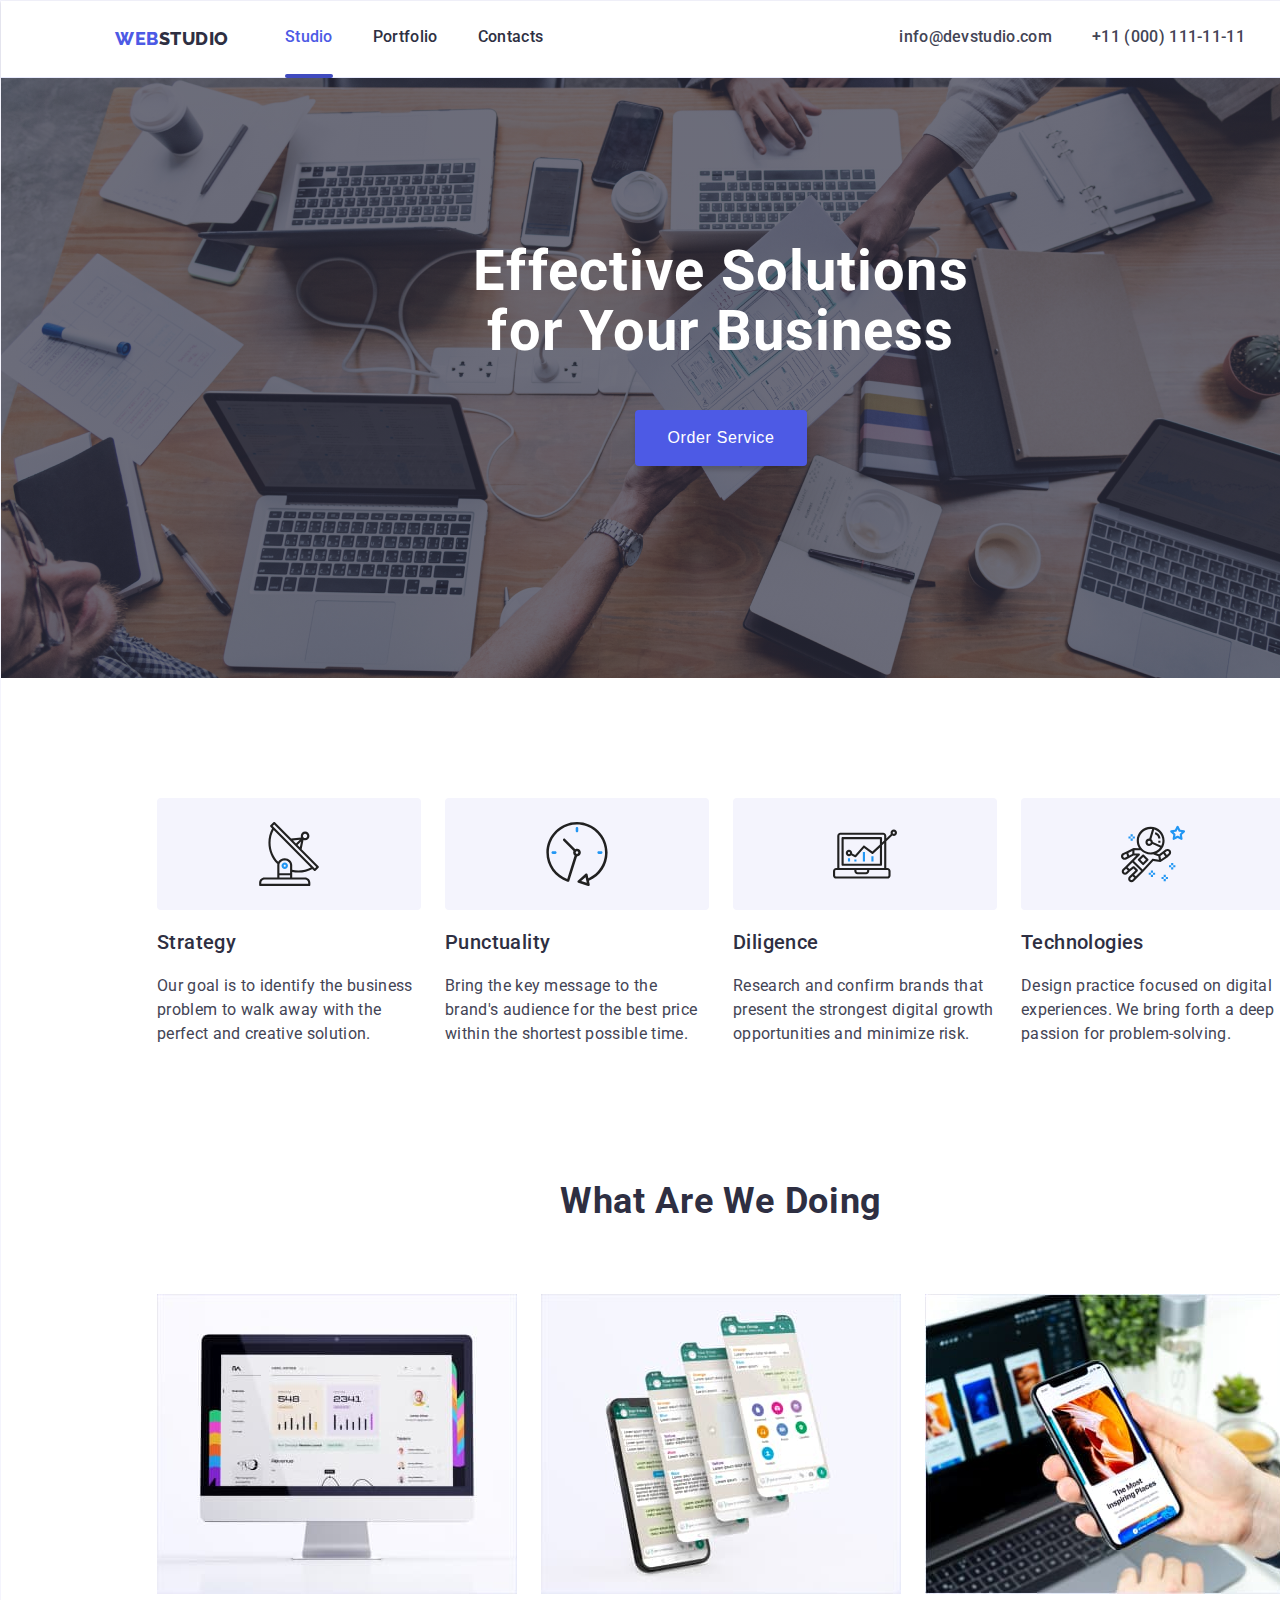
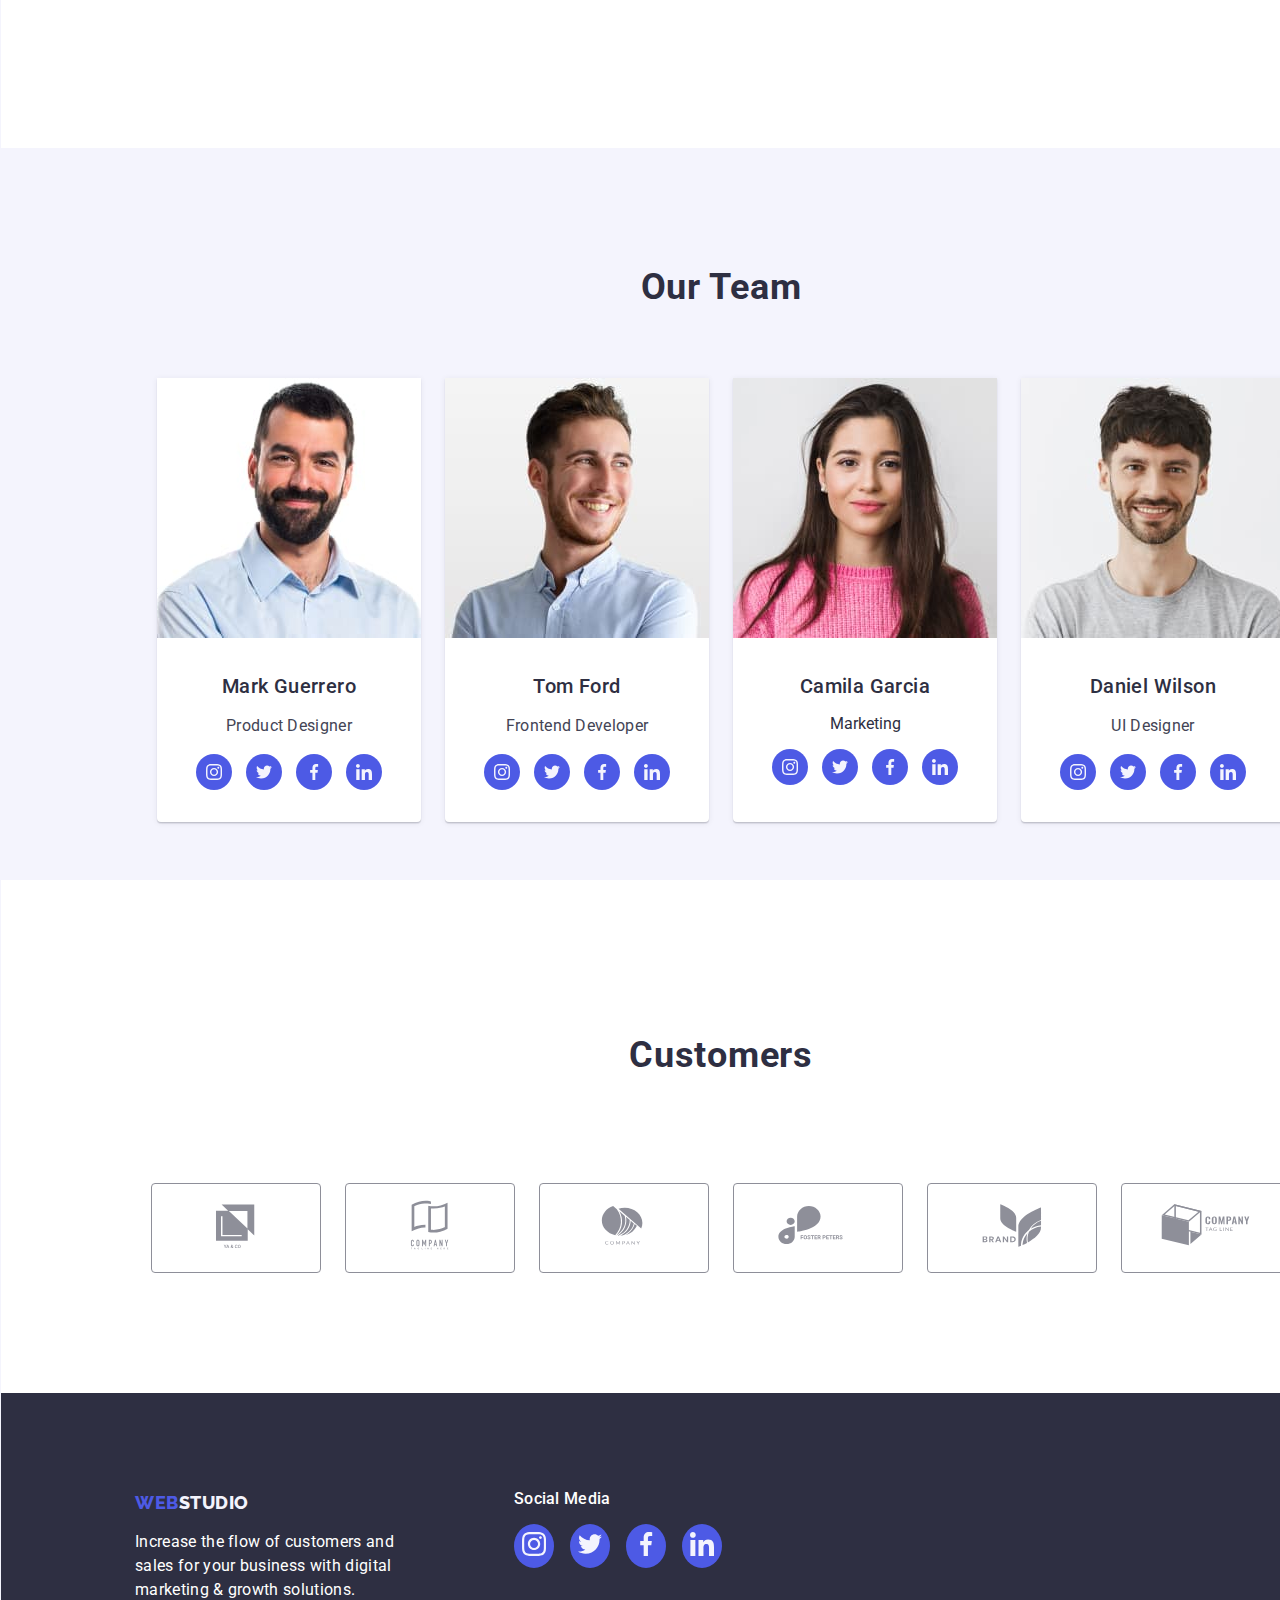
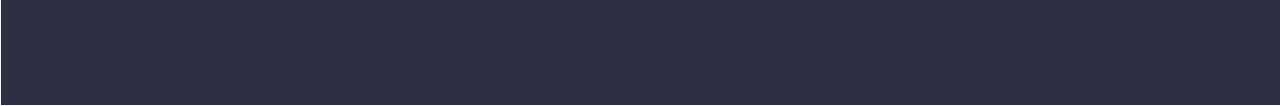
<file: index.html>
<!DOCTYPE html>
<html lang="en">
<head>
        <title>Homework 5</title>
        <meta charset="UTF-8">
        <link rel="stylesheet" href="./css/styles.css" />
        <link rel="preconnect" href="https://fonts.googleapis.com">
        <link rel="preconnect" href="https://fonts.gstatic.com" crossorigin>
        <link href="https://fonts.googleapis.com/css2?family=Roboto:wght@400;500;700;900&display=swap" rel="stylesheet">
        <link rel="preconnect" href="https://fonts.googleapis.com">
        <link rel="preconnect" href="https://fonts.gstatic.com" crossorigin>
        <link href="https://fonts.googleapis.com/css2?family=Raleway:wght@800&display=swap" rel="stylesheet">
 <!-- Heading -->
</head>
    <body class="flex-container">
        <header class="container d-flex header">
            <div class="d-flex">
                <a href="WEBSTUDIO" class="logo link"><span class="logo-web">WEB</span><span class="logo-studio-nav">STUDIO</span></a>
                <nav>
                    <ul class="list flex-link">
                        <li>
                            <a href="index.html" class="link nav-link active" >Studio</a>
                        </li>
                        
                        <li>
                            <a href="portfolio.html" class="link nav-link">Portfolio</a>
                        </li>

                        <li>
                            <a href="Contacts" class="link nav-link">Contacts</a>
                        </li>
                    </ul>
                </nav>
            </div>
            <!-- Contacts -->
            <ul class="list flex-contacts">
                <li>
                    <a href="mailto:info@devstudio.com" class="link contacts">info@devstudio.com</a>
                </li>
                <li>
                    <a href="tel:+11000111-11-11" class="link contacts">+11 (000) 111-11-11</a>
                </li>
            </ul>
        </header>

        <!-- Main Content -->
        <main>
            <!-- Hero Section -->
            <section class="hero">
                <h1 class="hero-text">Effective Solutions <br>for Your Business</h1> 
                <button type="button" class="hero-btn" data-modal-open>Order Service</button>
                <div class="backdrop is-hidden" data-modal>
                    <div class="modal">
                        <button class="modal-close-btn" data-modal-close width="8px" height="8px">&times;</button>
                    </div>
                </div>
            </section>
            <!-- Benefit Section -->
            <section class="benefits">
                <ul class="list">
                    <li>
                        <div class="ben-icon">
                            <svg width="64" height="64">
                                <use href="./images/icons.svg#antenna-1"></use>
                            </svg>
                        </div>
                        <h3 class="benefits">Strategy</h3>
                        <p class="text">Our goal is to identify the business problem to walk away with the perfect and creative solution.</p>
                    </li>
                
                    <li>
                        <div class="ben-icon">
                            <svg width="64" height="64">
                                <use href="./images/icons.svg#clock-1"></use>
                            </svg>
                        </div>
                        <h3 class="benefits">Punctuality</h3>
                        <p class="text">Bring the key message to the brand's audience for the best price within the shortest possible time.</p>
                    </li>
                
                    <li>
                        <div class="ben-icon">
                            <svg width="64" height="64">
                                <use href="./images/icons.svg#diagram-1"></use>
                            </svg>
                        </div>
                        <h3 class="benefits">Diligence</h3>
                        <p class="text">Research and confirm brands that present the strongest digital growth opportunities and minimize risk.</p>
                    </li>
                
                    <li>
                        <div class="ben-icon">
                            <svg width="64" height="64">
                                <use href="./images/icons.svg#astronaut-1"></use>
                            </svg>
                        </div>
                        <h3 class="benefits">Technologies</h3>
                        <p class="text">Design practice focused on digital experiences. We bring forth a deep passion for problem-solving.</p>
                    </li>
                </ul>   
            </section>
 
            <!-- What We Do Section -->
            <section class="about">
                <h2 class="profile">What are we doing</h2>
                <ul class="list">
                    <li>
                    <img src="images/Desktop.jpg" alt="Desktop" width="360"/>
                    </li>
                
                    <li>
                    <img src="images/MobileScreen.jpg" alt="Mobile Screen" width="360"/>
                    </li>
            
                    <li>
                        <img src="images/Mobile.jpg" alt="Mobile device in front of Desktop" width="360"/>
                    </li>
                </ul>
            </section>

            <!-- Team Members -->
            <section class="team bg-light">
                <h2 class="profile">Our Team</h2>
                <ul class="list">
                    <li>
                        <img src="images/Mark.jpg" alt="Smiling guy with beard in a Polo" width="264x348" />
                        <div class="team-caption">
                            <h3 class="team-name">Mark Guerrero</h3>
                            <p class="text">Product Designer</p>
                            <div class="team-socials">
                                <a class="ts-icon">
                                   <svg width="16" height="16">
                                    <use href="./images/icons.svg#instagram-2"></use>
                                   </svg>
                                </a>
                                <a class="ts-icon">
                                    <svg width="16" height="16">
                                        <use href="./images/icons.svg#twitter-1"></use>
                                    </svg>
                                </a>
                                <a class="ts-icon">
                                    <svg width="16" height="16">
                                        <use href="./images/icons.svg#facebook"></use>
                                    </svg>
                                </a>
                                <a class="ts-icon">
                                    <svg width="16" height="16">
                                        <use href="./images/icons.svg#linkedin-1"></use>
                                    </svg>
                                </a>
                            </div>
                        </div>
                    </li>
                
                    <li>
                        <img src="images/Tom.jpg" alt="Smiling guy in a Polo" width="264x348"/>
                        <div class="team-caption">
                            <h3 class="team-name">Tom Ford</h3>
                            <p class="text">Frontend Developer</p>
                            <div class="team-socials">
                                <a class="ts-icon">
                                    <svg width="16" height="16">
                                        <use href="./images/icons.svg#instagram-2"></use>
                                    </svg>
                                </a>
                                <a class="ts-icon">
                                    <svg width="16" height="16">
                                        <use href="./images/icons.svg#twitter-1"></use>
                                    </svg>
                                </a>
                                <a class="ts-icon">
                                    <svg width="16" height="16">
                                        <use href="./images/icons.svg#facebook"></use>
                                    </svg>
                                </a>
                                <a class="ts-icon">
                                    <svg width="16" height="16">
                                        <use href="./images/icons.svg#linkedin-1"></use>
                                    </svg>
                                </a>
                            </div>
                        </div>
                    </li>
                    
                    <li>
                        <img src="images/Camila.jpg" alt="Girl in Pink Sweater" width="264x348"/>
                        <div class="team-caption">
                            <h3 class="team-name">Camila Garcia</h3>
                            <p class="team-text">Marketing</p>
                            <div class="team-socials">
                                <a class="ts-icon">
                                    <svg width="16" height="16">
                                        <use href="./images/icons.svg#instagram-2"></use>
                                    </svg>
                                </a>
                                <a class="ts-icon">
                                    <svg width="16" height="16">
                                        <use href="./images/icons.svg#twitter-1"></use>
                                    </svg>
                                </a>
                                <a class="ts-icon">
                                    <svg width="16" height="16">
                                        <use href="./images/icons.svg#facebook"></use>
                                    </svg>
                                </a>
                                <a class="ts-icon">
                                    <svg width="16" height="16">
                                        <use href="./images/icons.svg#linkedin-1"></use>
                                    </svg>
                                </a>
                            </div>
                        </div>
                    </li>
                    
                    <li>
                        <img src="images/Daniel.jpg" alt="Smiling guy with beard in a Shirt" width="264x348"/>
                        <div class="team-caption">
                            <h3 class="team-name">Daniel Wilson</h3>
                            <p class="text">UI Designer</p>
                            <div class="team-socials">
                                <a class="ts-icon">
                                    <svg width="16" height="16">
                                        <use href="./images/icons.svg#instagram-2"></use>
                                    </svg>
                                </a>
                                <a class="ts-icon">
                                    <svg width="16" height="16">
                                        <use href="./images/icons.svg#twitter-1"></use>
                                    </svg>
                                </a>
                                <a class="ts-icon">
                                    <svg width="16" height="16">
                                        <use href="./images/icons.svg#facebook"></use>
                                    </svg>
                                </a>
                                <a class="ts-icon">
                                    <svg width="16" height="16">
                                        <use href="./images/icons.svg#linkedin-1"></use>
                                    </svg>
                                </a>
                            </div>
                        </div>
                    </li>
                </ul>              
            </section>

            <section class="clients">
                <h2 class="profile">Customers</h2>
                <ul class="list-icon">
                    <li class="customers-icon">
                        <a href="#">
                            <svg width="104" height="56">
                                <use href="./images/icons.svg#Logo-6"></use>
                            </svg>
                        </a>
                    </li>
                    <li class="customers-icon">
                        <a href="#">
                            <svg width="104" height="56">
                                <use href="./images/icons.svg#Logo-4"></use>
                            </svg>
                        </a>
                    </li>
                    <li class="customers-icon">
                        <a href="#">
                            <svg width="104" height="56">
                                <use href="./images/icons.svg#Logo-3"></use>
                            </svg>
                        </a>
                    </li>
                    <li class="customers-icon">
                        <a href="#">
                            <svg width="104" height="56">
                                <use href="./images/icons.svg#Logo-2"></use>
                            </svg>
                        </a>
                    </li>
                    <li class="customers-icon">
                        <a href="#">
                            <svg width="104" height="56">
                                <use href="./images/icons.svg#Logo"></use>
                            </svg>
                        </a>
                    </li>
                    <li class="customers-icon">
                        <a href="#">
                            <svg width="104" height="56">
                                <use href="./images/icons.svg#Logo-1"></use>
                            </svg>
                        </a>
                    </li>
                </ul>
            </section>
        </main>

        <!-- Foot -->
        <footer class="bg-dark footer-media">
            <div class="flex-footer">
                <a href="WEBSTUDIO" class="logo"><span class="logo-web">WEB</span><span class="logo-studio-footer">STUDIO</span></a>
                <p class="footer-text">
                    Increase the flow of customers and <br>
                    sales for your business with digital <br>
                    marketing & growth solutions.
                </p>
            </div>

            <div class="footer-sm">
                <p>Social Media</p>
                <ul class="footer-icon">
                    <li class="media-icon">
                        <div class="footer-icon">
                            <a class="sm-icon" href="#">
                                <svg width="24" height="24">
                                    <use href="./images/icons.svg#instagram-2"></use>
                                </svg>
                            </a>
                        </div>
                    </li>
                    <li class="media-icon">
                        <div class="footer-icon">
                            <a class="sm-icon" href="#">
                                <svg width="24" height="24">
                                    <use href="./images/icons.svg#twitter-1"></use>
                                </svg>
                            </a>
                        </div>
                    </li>
                    <li class="media-icon">
                        <div class="footer-icon">
                            <a class="sm-icon" href="#">
                                <svg width="24" height="24">
                                    <use href="./images/icons.svg#facebook"></use>
                                </svg>
                            </a>
                        </div>
                    </li>
                    <li class="media-icon">
                        <div class="footer-icon">
                            <a class="sm-icon" href="#">
                                <svg width="24" height="24">
                                    <use href="./images/icons.svg#linkedin-1"></use>
                                </svg>
                            </a>
                        </div>
                    </li>
                </ul>
            </div>
        </footer>
        <script src="./js/modal.js" type="text/javascript"></script>
    </body>      
</html>
</file>
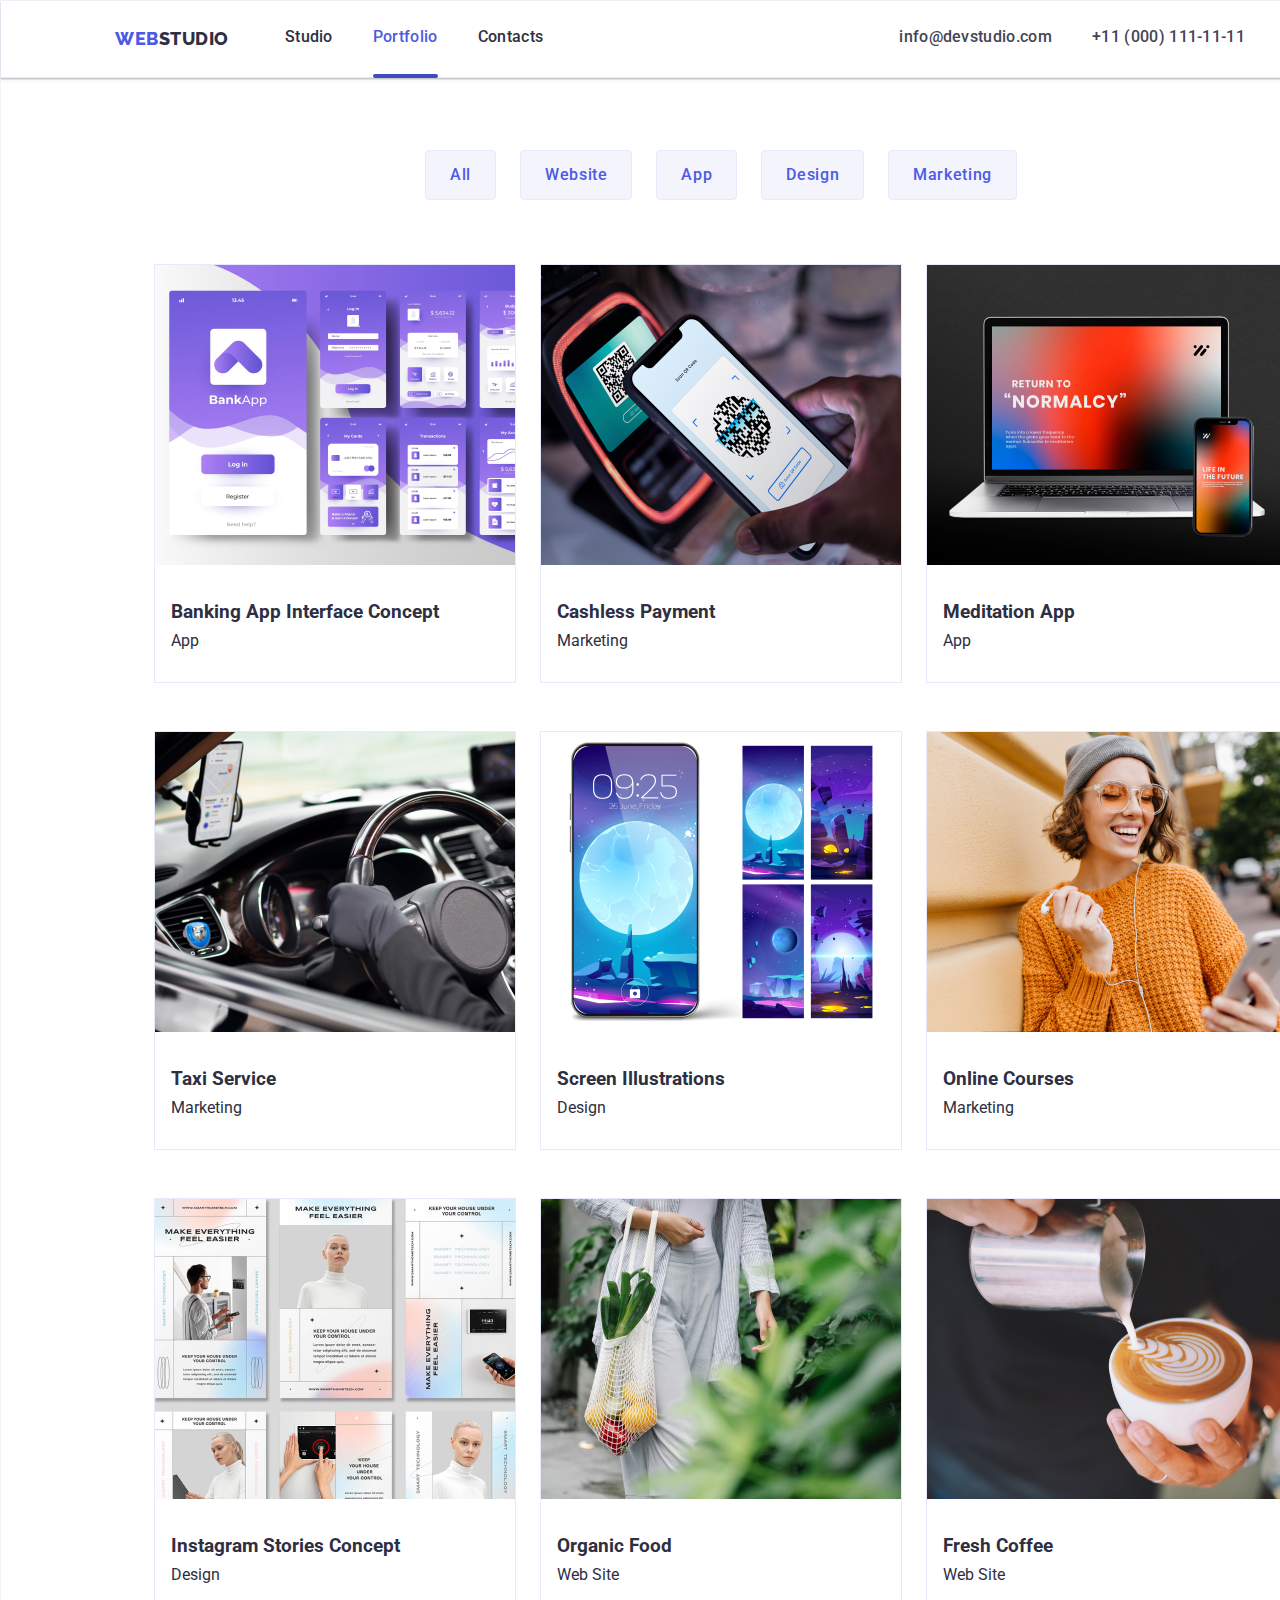
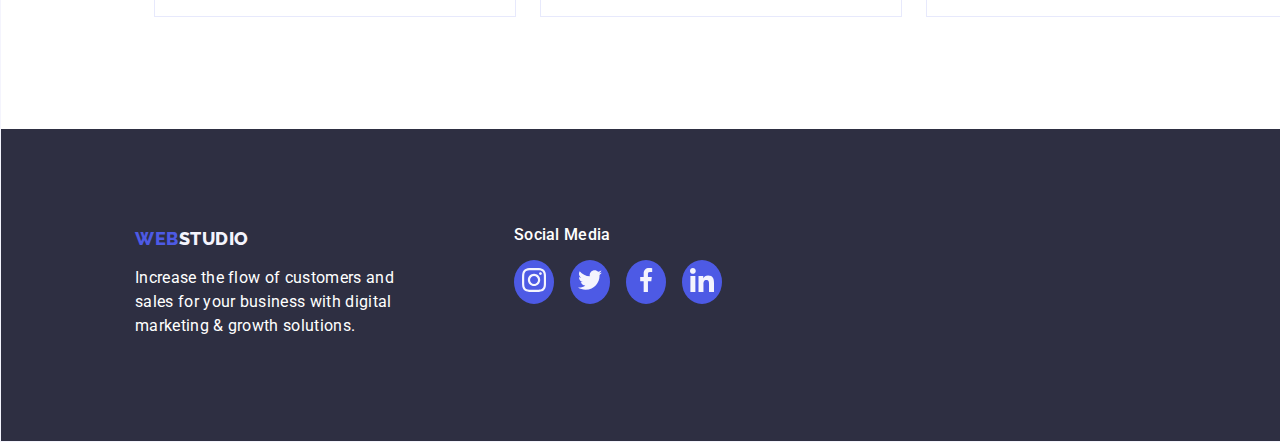
<file: portfolio.html>
<!DOCTYPE html>
<html lang="en">

<head>
    <title>Homework 5</title>
    <meta charset="UTF-8">
    <link rel="stylesheet" href="./css/styles.css" />
    <link rel="preconnect" href="https://fonts.googleapis.com">
    <link rel="preconnect" href="https://fonts.gstatic.com" crossorigin>
    <link href="https://fonts.googleapis.com/css2?family=Roboto:wght@400;500;700;900&display=swap" rel="stylesheet">
    <link rel="preconnect" href="https://fonts.googleapis.com">
    <link rel="preconnect" href="https://fonts.gstatic.com" crossorigin>
    <link href="https://fonts.googleapis.com/css2?family=Raleway:wght@800&display=swap" rel="stylesheet">
    <!-- Heading -->
</head>

    <body class="flex-container">
        <header class="container d-flex header">
            <div class="d-flex">
                <a href="WEBSTUDIO" class="logo link"><span class="logo-web">WEB</span><span
                        class="logo-studio-nav">STUDIO</span></a>
                <nav>
                    <ul class="list flex-link">
                        <li>
                            <a href="index.html" class="link nav-link">Studio</a>
                        </li>

                        <li>
                            <a href="portfolio.html" class="link nav-link active">Portfolio</a>
                        </li>

                        <li>
                            <a href="Contacts" class="link nav-link">Contacts</a>
                        </li>
                    </ul>
                </nav>
            </div>
            <!-- Contacts -->
            <ul class="list flex-contacts">
                <li>
                    <a href="mailto:info@devstudio.com" class="link contacts">info@devstudio.com</a>
                </li>
                <li>
                    <a href="tel:+11000111-11-11" class="link contacts">+11 (000) 111-11-11</a>
                </li>
            </ul>
        </header>

        <main class="portfolio">
            <div class="port-btn">
                <button type="button" class="port-link">All</button>
                <button type="button" class="port-link">Website</button>
                <button type="button" class="port-link">App</button>
                <button type="button" class="port-link">Design</button>
                <button type="button" class="port-link">Marketing</button>
            </div>

            <div class="projects">
                <ul class="proj-list">
                    <li class="proj-tab project">
                        <div class="project-image">
                            <img src="./images/port-1.jpg" alt="Bank App">
                            <div class="project-image-caption">
                                <p>
                                    Banking App Interface Concept
                                </p>
                            </div>
                        </div>
                        <div class="proj-caption">
                            <h3>Banking App Interface Concept</h3>
                            <p>App</p>
                        </div>
                    </li>
                    <li class="proj-tab project">
                        <div class="project-image">
                            <img src="./images/port-2.jpg" alt="Cashless Payment">
                            <div class="project-image-caption">
                                <p>
                                    Cashless Payment
                                </p>
                            </div>
                        </div>
                        <div class="proj-caption">
                            <h3>Cashless Payment</h3>
                            <p>Marketing</p>
                        </div>
                    </li>
                    <li class="proj-tab">
                        <div class="project-image">
                            <img src="./images/port-3.jpg" alt="Meditation App">
                            <div class="project-image-caption">
                            <p>
                                Meditation App
                            </p>
                            </div>
                        </div>
                        <div class="proj-caption">
                            <h3>Meditation App</h3>
                            <p>App</p>
                        </div>
                    </li>
                    <li class="proj-tab">
                        <div class="project-image">
                            <img src="./images/port-4.jpg" alt="Taxi Service">
                            <div class="project-image-caption">
                            <p>
                                Taxi Service
                            </p>
                            </div>
                        </div>
                        <div class="proj-caption">
                            <h3>Taxi Service</h3>
                            <p>Marketing</p>
                        </div>
                    </li>
                    <li class="proj-tab">
                        <div class="project-image">
                            <img src="./images/port-5.jpg" alt="Screen Illustrations">
                            <div class="project-image-caption">
                            <p>
                                Screen Illustrations
                            </p>
                            </div>
                        </div>
                        <div class="proj-caption">
                            <h3>Screen Illustrations</h3>
                            <p>Design</p>
                        </div>
                    </li>
                    <li class="proj-tab">
                        <div class="project-image">
                            <img src="./images/port-6.jpg" alt="Online Courses">
                            <div class="project-image-caption">
                                <p>
                                    Online Courses
                                </p>
                            </div>
                        </div>
                        <div class="proj-caption">
                            <h3>Online Courses</h3>
                            <p>Marketing</p>
                        </div>
                    </li>
                    <li class="proj-tab">
                        <div class="project-image">
                            <img src="./images/port-7.jpg" alt="Instagram Stories Concept">
                            <div class="project-image-caption">
                                <p>
                                    Instagram Stories Concept
                                </p>
                            </div>
                        </div>
                        <div class="proj-caption">
                            <h3>Instagram Stories Concept</h3>
                            <p>Design</p>
                        </div>
                    </li>
                    <li class="proj-tab">
                        <div class="project-image">
                            <img src="./images/port-8.jpg" alt="Organic Food">
                            <div class="project-image-caption">
                                <p>
                                    Organic Food
                                </p>
                            </div>
                        </div>
                        <div class="proj-caption">
                            <h3>Organic Food</h3>
                            <p>Web Site</p>
                        </div>
                    </li>
                    <li class="proj-tab">
                        <div class="project-image">
                            <img src="./images/port-9.jpg" alt="Fresh Coffee">
                            <div class="project-image-caption">
                                <p>
                                    Fresh Coffee
                                </p>
                            </div>
                        </div>
                        <div class="proj-caption">
                            <h3>Fresh Coffee</h3>
                            <p>Web Site</p>
                        </div>
                    </li>
                </ul>
            </div>
        </main>

        <footer class="bg-dark footer-media">
            <div class="flex-footer">
                <a href="WEBSTUDIO" class="logo"><span class="logo-web">WEB</span><span
                        class="logo-studio-footer">STUDIO</span></a>
                <p class="footer-text">
                    Increase the flow of customers and <br>
                    sales for your business with digital <br>
                    marketing & growth solutions.
                </p>
            </div>

            <div class="footer-sm">
                <p>Social Media</p>
                <ul class="footer-icon">
                    <li class="media-icon">
                        <div class="footer-icon">
                            <a class="sm-icon" href="#">
                                <svg width="24" height="24">
                                    <use href="./images/icons.svg#instagram-2"></use>
                                </svg>
                            </a>
                        </div>
                    </li>
                    <li class="media-icon">
                        <div class="footer-icon">
                            <a class="sm-icon" href="#">
                                <svg width="24" height="24">
                                    <use href="./images/icons.svg#twitter-1"></use>
                                </svg>
                            </a>
                        </div>
                    </li>
                    <li class="media-icon">
                        <div class="footer-icon">
                            <a class="sm-icon" href="#">
                                <svg width="24" height="24">
                                    <use href="./images/icons.svg#facebook"></use>
                                </svg>
                            </a>
                        </div>
                    </li>
                    <li class="media-icon">
                        <div class="footer-icon">
                            <a class="sm-icon" href="#">
                                <svg width="24" height="24">
                                    <use href="./images/icons.svg#linkedin-1"></use>
                                </svg>
                            </a>
                        </div>
                    </li>
                </ul>
            </div>
        </footer>
    </body>
        
</html>
</file>
<file: css/styles.css>
/* General Styling */
:root {
    --IRIS: #4D5AE5;
    --NAVY-BLUE: #2E2F42;
    --WHITE: #FFF;
    --CLOUD: #F4F4FD;
    --SLATE: #434455;
    --CORNFLOWER: #E7E9FC;
    --OCEAN: #404BBF;
    --LIGHT-SLATE: #8E8F99;
    --DAIRY: #FCFCFC;
}

body {
    font-family: 'Roboto', sans-serif;
    color: var(--NAVY-BLUE);
    margin: 0 auto;
}

.flex-container {
    width: 1440px;
    border: 0.5px solid var(--CLOUD);
}

.list {
    list-style-type: none;
    padding-left: 0;
    margin: 0;
    display: flex; 
    justify-content: center;
    gap: 24px;
}

.text {
    color: var(--SLATE);
    font-size: 16px;
    font-weight: 400;
    line-height: 150%;
    letter-spacing: 0.32px;
}

.bg-dark {
    color: var(--CLOUD);
    background-color: var(--NAVY-BLUE);
    height: 312px;
}

.flex-link {
    gap: 40px;
    padding-left: 56px;
}

.flex-contacts {
    gap: 40px;
    padding-left: 332px;
}

/* End of General Styling */

/* Header Styling */

.logo {
    text-decoration: none;
    font-family: Raleway;
    font-size: 18px;
    font-weight: 800;
    line-height: 116.667%;
    letter-spacing: 0.54px;
    text-transform: uppercase;
}

.logo-web {
    color: var(--IRIS);
    font-family: Raleway;
    font-size: 18px;
    font-weight: 800;
    line-height: 116.667%;
    text-decoration: none;
    text-transform: uppercase;
    padding-left: 114px;
}

.logo-studio-nav {
    color: var(--NAVY-BLUE);
    font-family: Raleway;
    font-size: 18px;
    font-weight: 800;
    line-height: 116.667%;
    text-decoration: none;
    text-transform: uppercase;
}

.nav-link {
    text-decoration: none;
    color: var(--NAVY-BLUE);
    font-family: Roboto;
    font-size: 16px;
    font-weight: 500;
    line-height: 150%;
    letter-spacing: 0.32px;
}

.nav-link:hover,
.nav-link:focus {
    color: var(--IRIS);
}

.contacts {
    text-decoration: none;
    color: var(--SLATE);
    font-family: Roboto;
    font-size: 16px;
    font-weight: 500;
    line-height: 150%;
    letter-spacing: 0.32px;
}

.contacts:hover,
.contacts:focus {
    color: var(--IRIS);
}

.active {
    color: var(--IRIS);
}

.active::after {
    content: " ";
    display: block;
    height: 4px;
    width: 100%;
    border-radius: 2px;
    background-color: var(--OCEAN);
    position: relative;
    top: 25px;
}

.container {
    width: 1440px;
    padding: 24px 0 0 0;
    gap: 24px;
    border-bottom: 1px solid var(--CORNFLOWER, #E7E9FC);
    background: var(--WHITE, #FFF);
    box-shadow: 0px 1px 6px 0px rgba(46, 47, 66, 0.08), 0px 1px 1px 0px rgba(46, 47, 66, 0.16), 0px 2px 1px 0px rgba(46, 47, 66, 0.08);
}

.d-flex {
    display: flex;
    padding-bottom: 12px;
}

.header .d-flex {
    display: flex;
    align-items: center;
}

/* End of Header Styling*/

/* Hero Styling */

.benefits {
    font-size: 20px;
    font-weight: 500;
    line-height: 120%;
    letter-spacing: 0.4px;
    color: var(--NAVY-BLUE);
    display: flex;
    width: 264px;
    flex-direction: column;
    align-items: flex-start;
    gap: 8px;
}

.team-name {
    font-size: 20px;
    font-weight: 500;
    line-height: 120%;
    letter-spacing: 0.4px;
    color: var(--NAVY-BLUE)
}

.hero-text {
    text-align: center;
    font-size: 56px;
    font-weight: 700;
    line-height: 107.143%;
    letter-spacing: 1.12px;
    color: var(--WHITE);
    margin: 0px;
}

.hero-btn {
    background-color: var(--IRIS);
    color: var(--WHITE);
    font-size: 16px;
    font-weight: 500; 
    line-height: 150%;
    letter-spacing: 0.64px;
    border-radius: 4px;
    border: none;
    margin-top: 48px;
    padding: 16px 32px;
    box-shadow: 0px 4px 4px 0px rgba(0, 0, 0, 0.15);
}

.hero-btn:hover {
    color: var(--WHITE);
    cursor: pointer;
}

.backdrop {
    background-color: rgba(0, 0, 0, 0.5);
    position: absolute;
    top: 0;
    left: 0;
    width: 100%;
    height: 100%;
    display: flex;
    align-items: center;
    justify-content: center;
    transition: opacity 250ms cubic-bezier(0.4, 0, 0.2, 1);
}

.modal {
    background-color: var(--DAIRY);
    width: 408px;
    height: 584px;
    border-radius: 4px;
}

.modal-close-btn {
    margin: 24px 24px 536px 360px;
    border: 1px solid rgba(0, 0, 0, 0.1);
    border-radius: 100%;
    background-color: var(--CORNFLOWER);
    width: 24px;
    height: 24px;
    display: flex;
    align-items: center;
    justify-content: center;
}

.modal-close-btn:hover {
    cursor: pointer;
    background-color: var(--IRIS);
    color: var(--CORNFLOWER);
}

.is-hidden {
    pointer-events: none;
    opacity: 0;
}

.benefits ul {
    display: flex;
    justify-content: center;
    list-style-type: none;
    gap: 24px;
    margin-top: 120px;
    margin-left: 156px;
}

.hero {
    height: 600px;
    width: 100%;
    text-align: center;
    position: relative;
}

.hero {
   background: linear-gradient(rgba(46, 47, 66, 0.7),rgba(46, 47, 66, 0.7)), url(../images/people-office.jpg);
    background-size: cover;
    background-repeat: no-repeat;
    width: 100%;
}

.hero-text {
    padding-top: 164px;
}

.ben-icon {
    border-radius: 4px;
    background: var(--CLOUD);
    display: flex;
    justify-content: center;
    padding: 24px 100px;
}

/* End of Hero Styling */

/* About Styling */

.profile {
    text-align: center;
    font-size: 36px;
    font-weight: 700;
    line-height: 111.111%;
    letter-spacing: 0.72px;
    text-transform: capitalize;  
}

.about h2 {
    text-align: center;
    margin-top: 120px;
    margin-bottom: 72px;
}

.about ul {
    display: flex;
    justify-content: center;
    list-style-type: none;
    gap: 24px;
    padding-bottom: 120px;
}

/* End of About Styling */

/* Team Members Styling */

.bg-light {
    background-color: var(--CLOUD);
    height: 732px;
}

.team li {
    background-color: var(--WHITE);
    margin-top: 40px;
    box-shadow: 0px 2px 1px 0px rgba(46, 47, 66, 0.08), 0px 1px 1px 0px rgba(46, 47, 66, 0.16), 0px 1px 6px 0px rgba(46, 47, 66, 0.08);
    border-radius: 0px 0px 4px 4px;
}

.team h2 {
    text-align: center;
    padding-top: 120px;
}

.team-caption {
    text-align: center;
    margin: 0;
    padding: 32px;
}

.team-name {
    margin: 0;
}

.team-socials {
    display: flex;
    justify-content: space-around;
}

.ts-icon {
    background-color: var(--IRIS);
    color: var(--CLOUD);
    padding: 10px;
    border-radius: 50%;
    fill: var(--CLOUD);
    display: flex;
    justify-content: center;
    align-items: center;
}

.ts-icon:hover,
.ts-icon:focus {
    cursor: pointer;
}

/* End of Team Member Styling */

/* Customer Styling */

.clients h2 {
    padding: 120px 0 72px 0;
    margin: 0;
    font-size: 36px;
    font-weight: 700;
    line-height: 111.111px;
    letter-spacing: 0.72px;
    text-transform: capitalize;
    color: var(--NAVY-BLUE);
}

.customers-icon {
    border-radius: 4px;
    border: 1px solid var(--LIGHT-SLATE, #8E8F99);
    fill: var(--LIGHT-SLATE);
    width: 168px;
    height: 88px;
    display: flex;
    justify-content: center;
    align-items: center;
}

.customers-icon:hover,
.customers-icon:focus {
    border-color: var(--IRIS);
}

.customers-icon svg {
    fill: var(--LIGHT-SLATE);
}

.customers-icon:hover svg,
.customers-icon:focus svg {
    fill: var(--IRIS);
}

.list-icon{
    list-style-type: none;
    padding-left: 0;
    margin: 16px 32px;
    display: flex;
    justify-content: center;
    align-items: center;
    gap: 24px;
    margin-bottom: 120px;
    margin-top: 0;
}

/* Portfolio Styling */

.portfolio {
    width: 1440px;
    text-align: center;
}

.port-btn {
    display: inline-flex;
    text-align: center;
    gap: 24px;
    padding-top: 72px;
    padding-bottom: 48px;
}

.port-link:hover,
.port-link:focus {
    color: var(--WHITE);
    cursor: pointer;
    background: var(--OCEAN);
}

.port-link {
    font-family: Roboto;
    padding: 12px 24px;
    border-radius: 4px;
    border: 1px solid var(--CORNFLOWER, #E7E9FC);
    background: var(--CLOUD, #F4F4FD);
    color: var(--IRIS, #4D5AE5);
    font-size: 16px;
    font-weight: 500;
    line-height: 150%;
    letter-spacing: 0.64px;
}

.projects {
    display: flex;
    width: 1440px;
}

.proj-tab {
    border: 1px solid var(--CORNFLOWER, #E7E9FC);
    margin-bottom: 24px;
    display: block;
}

.proj-tab:hover,
.proj-tab:focus {
    box-shadow: 0px 2px 1px 0px rgba(46, 47, 66, 0.08), 0px 1px 1px 0px rgba(46, 47, 66, 0.16), 0px 1px 6px 0px rgba(46, 47, 66, 0.08);
    border-radius: 0px 0px 4px 4px;
    cursor: pointer;
}

.proj-list {
    width: 1440px;
    display: flex;
    flex-wrap: wrap;
    padding: 0;
    gap: 24px;
}

.proj-list {
    display: flex;
    list-style-type: none;
    justify-content: center;
    width: 100%;
}

.proj-caption {
    display: flex;
    padding: 0px 16px;
    flex-direction: column;
    justify-content: center;
    align-items: flex-start;
    gap: 8px;
    align-self: stretch;
}

.proj-caption h3 {
    margin: 0;
    padding-top: 32px;
}

.proj-caption p {
    margin: 0;
    padding-bottom: 32px;
}

/* HW 5 Styling */

.project {
    overflow: hidden;
}

.project-image {
    position: relative;
    overflow: hidden;
}

.project-image-caption {
    position: absolute;
    background-color: rgba(77, 90, 229, 0.85);
    color: var(--CLOUD);
    font-size: 16px;
    font-weight: 400;
    line-height: 150%;
    letter-spacing: 0.32px;
    width: 100%;
    height: 100%;
    top: 0;
    left: 0;
    opacity: 0;
    transform: translateY(100%);
    transition: transform 500ms cubic-bezier(0.4, 0, 0.2, 1);
}

.project-image-caption {
    display: flex;
    justify-content: center;
    align-items: center;
}

.proj-tab:hover .project-image-caption {
    opacity: 1;
    transform: translateY(0);
}

/* End of HW5 Styling */

/* End of Portfolio Styling */

/* Footer Styling */

.logo-studio-footer {
    color: var(--CLOUD);
    font-family: Raleway;
    font-size: 18px;
    font-weight: 800;
    line-height: 116.667%;
    text-decoration: none;
    text-transform: uppercase;    
}

.footer-sm p {
    font-size: 16px;
    font-weight: 500;
    letter-spacing: 0.32px;
    color:var(--WHITE);
}

.footer-text {
    line-height: 150%;
    letter-spacing: 0.32px;
    color: var(--WHITE);
    padding-left: 114px;
}

.flex-footer {
   padding-top: 100px;
   padding-left: 20px;
}

.footer-sm {
    padding: 80px 0 0 120px;
}

.footer-media {
    display: flex;
    margin-top: 72px;
}

.media-icon{
    list-style-type: none;
}

.sm-icon {
    background-color: var(--IRIS);
    fill: var(--CLOUD);
    padding: 8px;
    border-radius: 50%;
    margin-left: 0;
}

.footer-icon {
    display: flex;
    justify-content: center;
    align-items: center;
    gap: 16px;
    padding-left: 0;
}
</file>
